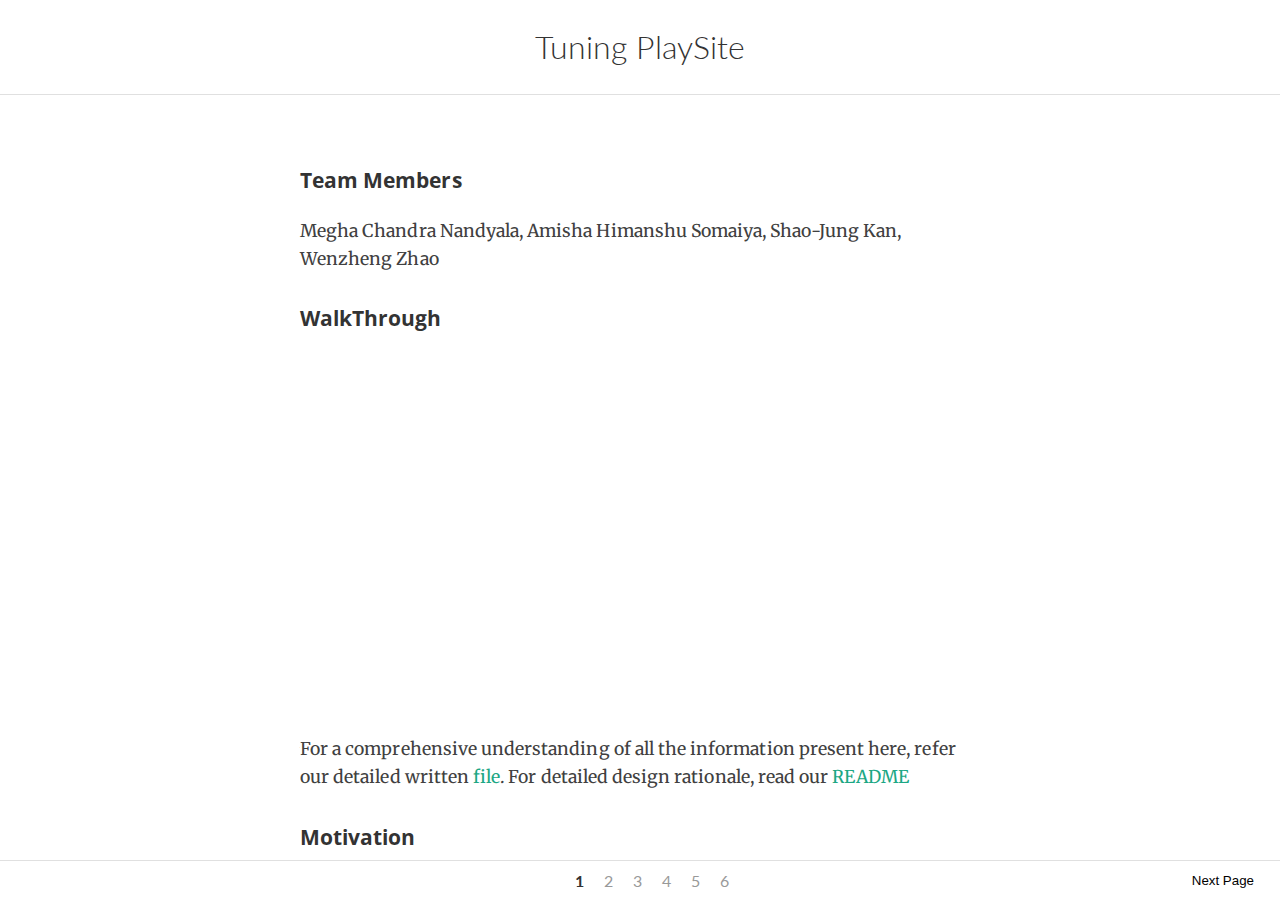
<file: Tuning-PlaySite/index.html>
<!DOCTYPE html>
<html>
<head>
  <title>Tuning Playsite</title>
  <link rel="stylesheet" href="home.css"></link>
  <link href="https://fonts.googleapis.com/css2?family=Lato:wght@300;400&family=Lora&display=swap" rel="stylesheet">
</head>
<body>
    <h1 class="title">Tuning PlaySite</h1>
    <div class="iframe-container">
      <iframe id="myFrame" src="src/page-1/index.html" width="100%" height="100%"></iframe>
      <!-- <button class="overlay-button next-button" id="nextButton"></button>
      <button class="overlay-button back-button" id="backButton"></button> -->
    </div>
    
    <div class="page-indicator">
      <div class="prev-page hidden" id="prevPage"><button>Previous Page</button></div>
      <div class="pagination" id="pagination"></div>
      <div class="next-page" id="nextPage"><button>Next Page</button></div>
    </div>
</body>
<script src="home.js"></script>
</html>
</file>
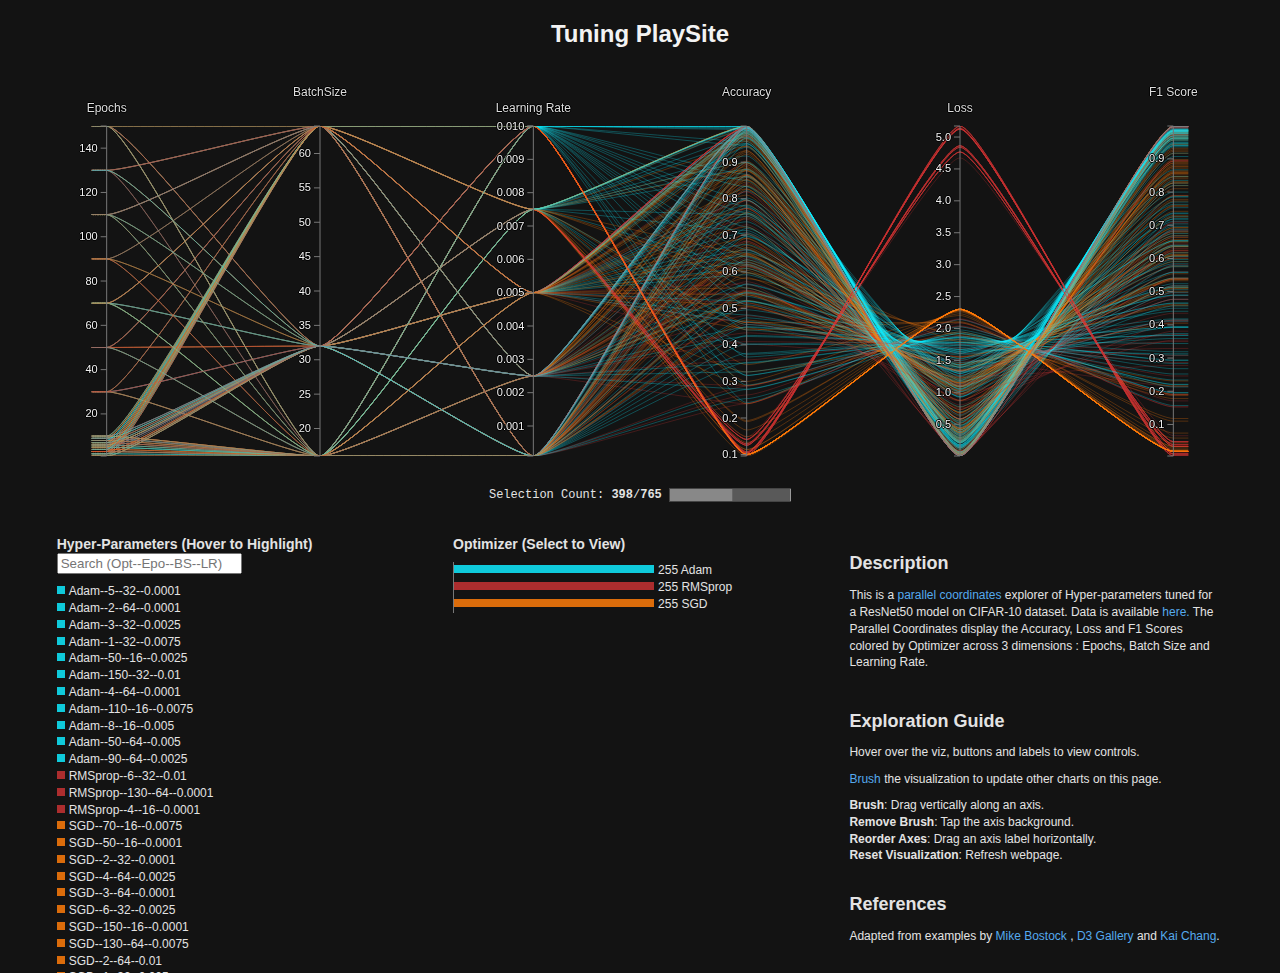
<file: d3.js-interactive-parallel-coordinates-chart/docs/index.html>
<!DOCTYPE html>
<html>
  <head>
    <meta http-equiv="Content-Type" content="text/html;charset=utf-8"/>
    <title>Tuning PlaySite</title>
    <link id="css-link" rel="stylesheet" type="text/css" href="parallel.css" />
  </head>
  <body class="dark">
  <div id="header">
    <h1>Tuning PlaySite</h1>
  </div>
  
  <div id="chart">
    <canvas id="background"></canvas>
    <canvas id="foreground"></canvas>
    <canvas id="highlight"></canvas>
    <svg></svg>
  </div>
  <br/>
  <div class="controls">
      Selection Count:
      <strong id="rendered-count"></strong>/<strong id="selected-count"></strong>
      <div class="fillbar"><div id="selected-bar"><div id="rendered-bar">&nbsp;</div></div></div>
      <div style="clear:both;"></div>
  </div>
  <br/>

  <div id="wrap">
    <div class="third">
      <h3>Hyper-Parameters (Hover to Highlight) <input type="text" id="search" placeholder="Search (Opt--Epo--BS--LR)"></input></h3>
      <p id="sample-list">
      </p>
    </div>
    <div  class="third">
      <h3>Optimizer (Select to View)</h3>
      <p id="legend">
      </p>
    </div>
    <div class="third" id="controls">
      <div class="bright">
        <br/>
        <h2>Description</h3>
        <p>
          This is a <a href="https://www.analyticsvidhya.com/blog/2021/11/visualize-data-using-parallel-coordinates-plot/#:~:text=A%20Parallel%20coordinates%20plot%20is,and%20parallel%20to%20each%20other."> parallel coordinates</a> explorer of Hyper-parameters tuned for a ResNet50 model on CIFAR-10 dataset. Data is available <a href="https://github.com/cse512-23s/Tuning-PlaySite/blob/main/A3_TuningPlay-Site_Data.csv"> here.</a> The Parallel Coordinates display the Accuracy, Loss and F1 Scores colored by Optimizer across 3 dimensions : Epochs, Batch Size and Learning Rate. 
        </p>
      </div>
      <br/>
      <div class="little-box">
        <h2>Exploration Guide</h3>
        <p>
          Hover over the viz, buttons and labels to view controls.<br/>
          <p>
            <a href="http://eagereyes.org/techniques/parallel-coordinates#brushing">Brush</a> the visualization to update other charts on this page.
          </p>
          <strong>Brush</strong>: Drag vertically along an axis.<br/>
          <strong>Remove Brush</strong>: Tap the axis background.<br/>
          <strong>Reorder Axes</strong>: Drag an axis label horizontally.<br/>
          <strong>Reset Visualization</strong>: Refresh webpage.<br/><br/>
        </p>
      </div>
      <div class="little-box">
        <h2>References</h4>
          <p>
          Adapted from examples by <a href="https://gist.github.com/mbostock/1341021">Mike Bostock </a>, <a href="https://d3-graph-gallery.com/parallel.html">D3 Gallery</a> and <a href="https://gist.github.com/syntagmatic/482706e0638c67836d94b20f0cb37122">Kai Chang</a>.
          </p>
        </p>
      </div>
    </div>
  </div>
  </body>
  <script src="d3.v2.js"></script>
  <script src="underscore.js"></script>
  <script src="parallel.js"></script>
  
  <!-- Force CSS reload -->
  <script>
    document.addEventListener("DOMContentLoaded", function () {
      var cssLink = document.getElementById("css-link");
      var timestamp = new Date().getTime();
      cssLink.href = cssLink.href + "?v=" + timestamp;
    });
  </script>
  
</html>
</file>
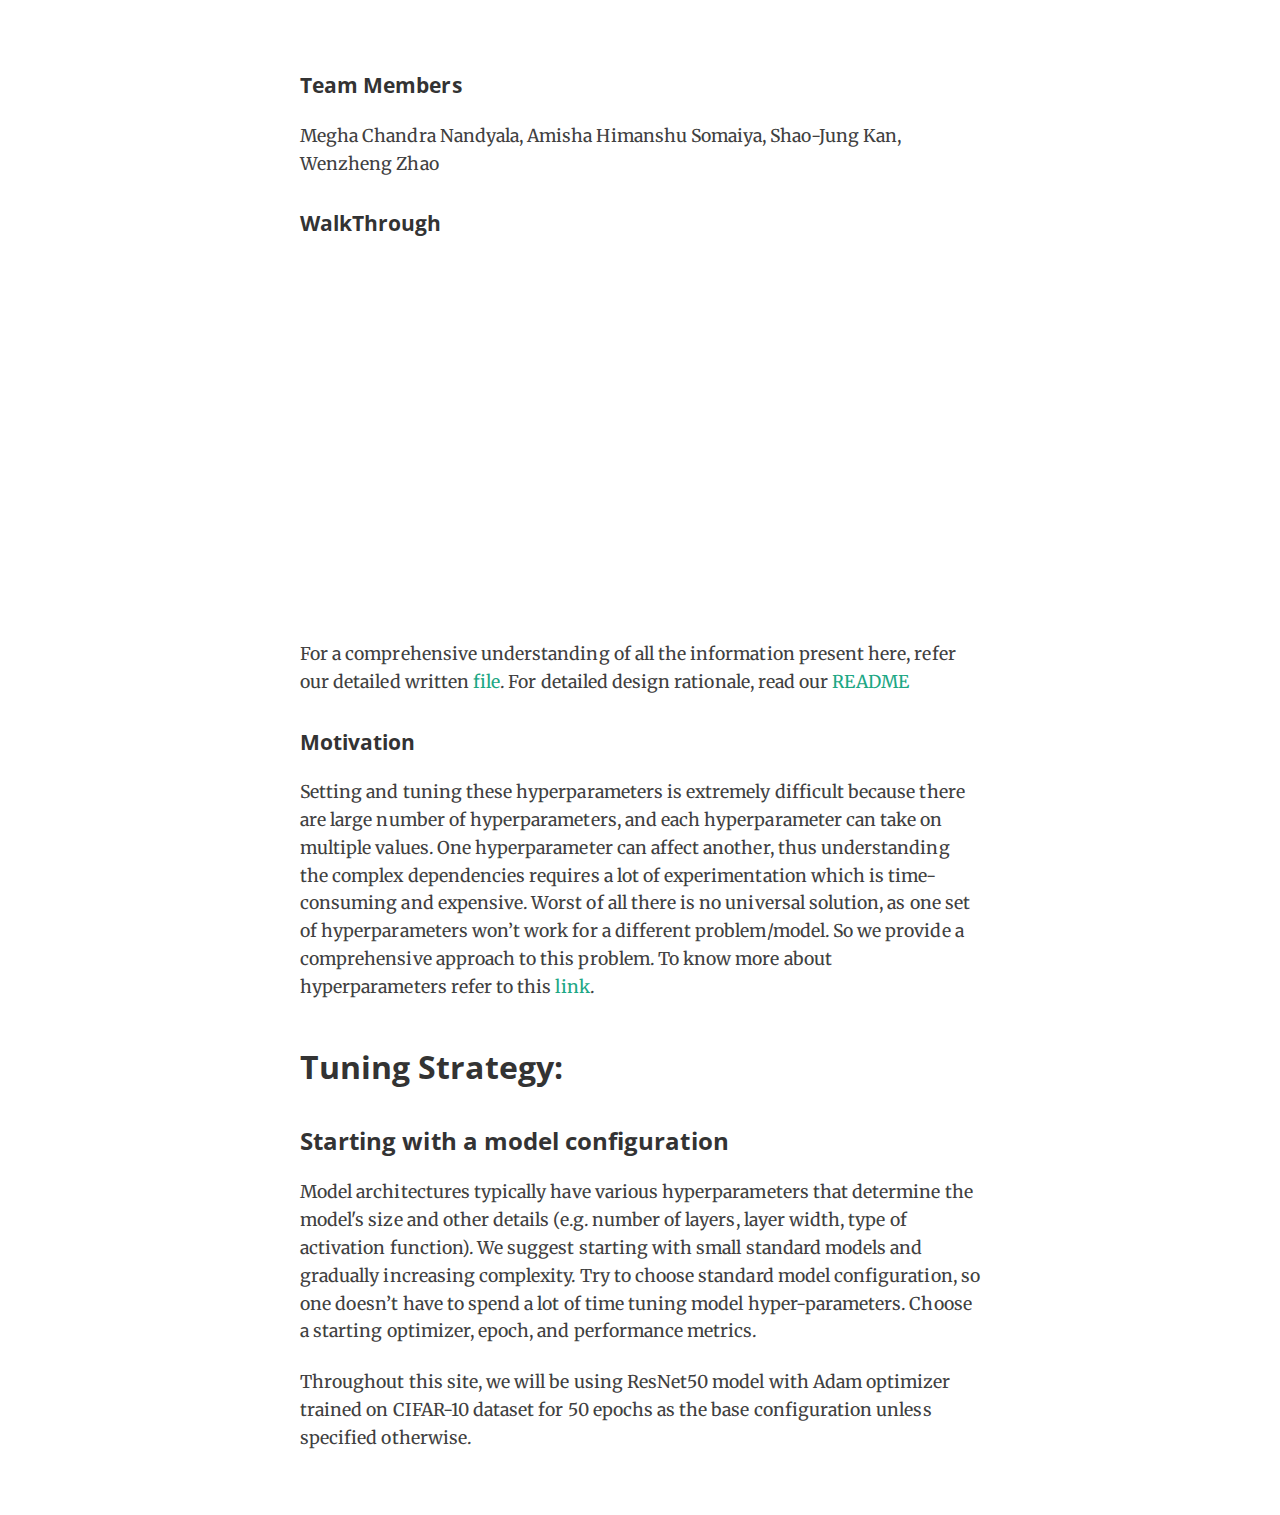
<file: Tuning-PlaySite/src/page-1/index.html>
<!DOCTYPE html>
<html>
<head>
    <link href="https://fonts.googleapis.com/css2?family=Merriweather:wght@400;700&family=Open+Sans:wght@400;700&display=swap" rel="stylesheet">
    <!-- <link rel="stylesheet" href="page-1.css"></link> -->
    <link rel="stylesheet" href="../theme/theme.css"></link>
</head>

<body>
    <div class="main-container">
        <h3>Team Members</h3>
        <p>Megha Chandra Nandyala, Amisha Himanshu Somaiya, Shao-Jung Kan, Wenzheng Zhao</p>
        <h3>WalkThrough</h3>
        <iframe width="600" height="355" src="https://www.youtube.com/embed/YOd1fF9aK_E" title="YouTube video player" frameborder="0" allow="accelerometer; autoplay; clipboard-write; encrypted-media; gyroscope; picture-in-picture; web-share" allowfullscreen></iframe>
        <p>For a comprehensive understanding of all the information present here, refer our detailed written <a href="https://drive.google.com/file/d/1rt8Q5L9MBcVQNRgphM7TwOcMxEtz8f5-/view?usp=sharing" target="_blank">file</a>.
            For detailed design rationale, read our <a href="https://github.com/cse512-23s/Tuning-PlaySite/tree/main" target="_blank">README</a>
        <h3>Motivation</h3>
        <p> Setting and tuning these hyperparameters is extremely difficult because there are large number of hyperparameters, and each hyperparameter can take on multiple values. One hyperparameter can affect another, thus understanding the complex dependencies requires a lot of experimentation which is time-consuming and expensive. Worst of all there is no universal solution, as one set of hyperparameters won’t work for a different problem/model. So we provide a comprehensive approach to this problem. To know more about hyperparameters refer to this <a href="https://www.javatpoint.com/hyperparameters-in-machine-learning">link</a>.</p>
        <h1>Tuning Strategy:</h1>
        <h2>Starting with a model configuration</h2>
        <p>Model architectures typically have various hyperparameters that determine the model's size and other details (e.g. number of layers, layer width, type of activation function). We suggest starting with small standard models and gradually increasing complexity. Try to choose standard model configuration, so one doesn’t have to spend a lot of time tuning model hyper-parameters. Choose a starting optimizer, epoch, and performance metrics.</p>
        <p>Throughout this site, we will be using ResNet50 model with Adam optimizer trained on CIFAR-10 dataset for 50 epochs as the base configuration unless specified otherwise.</p>
    </div>
</body>
</html>
</file>
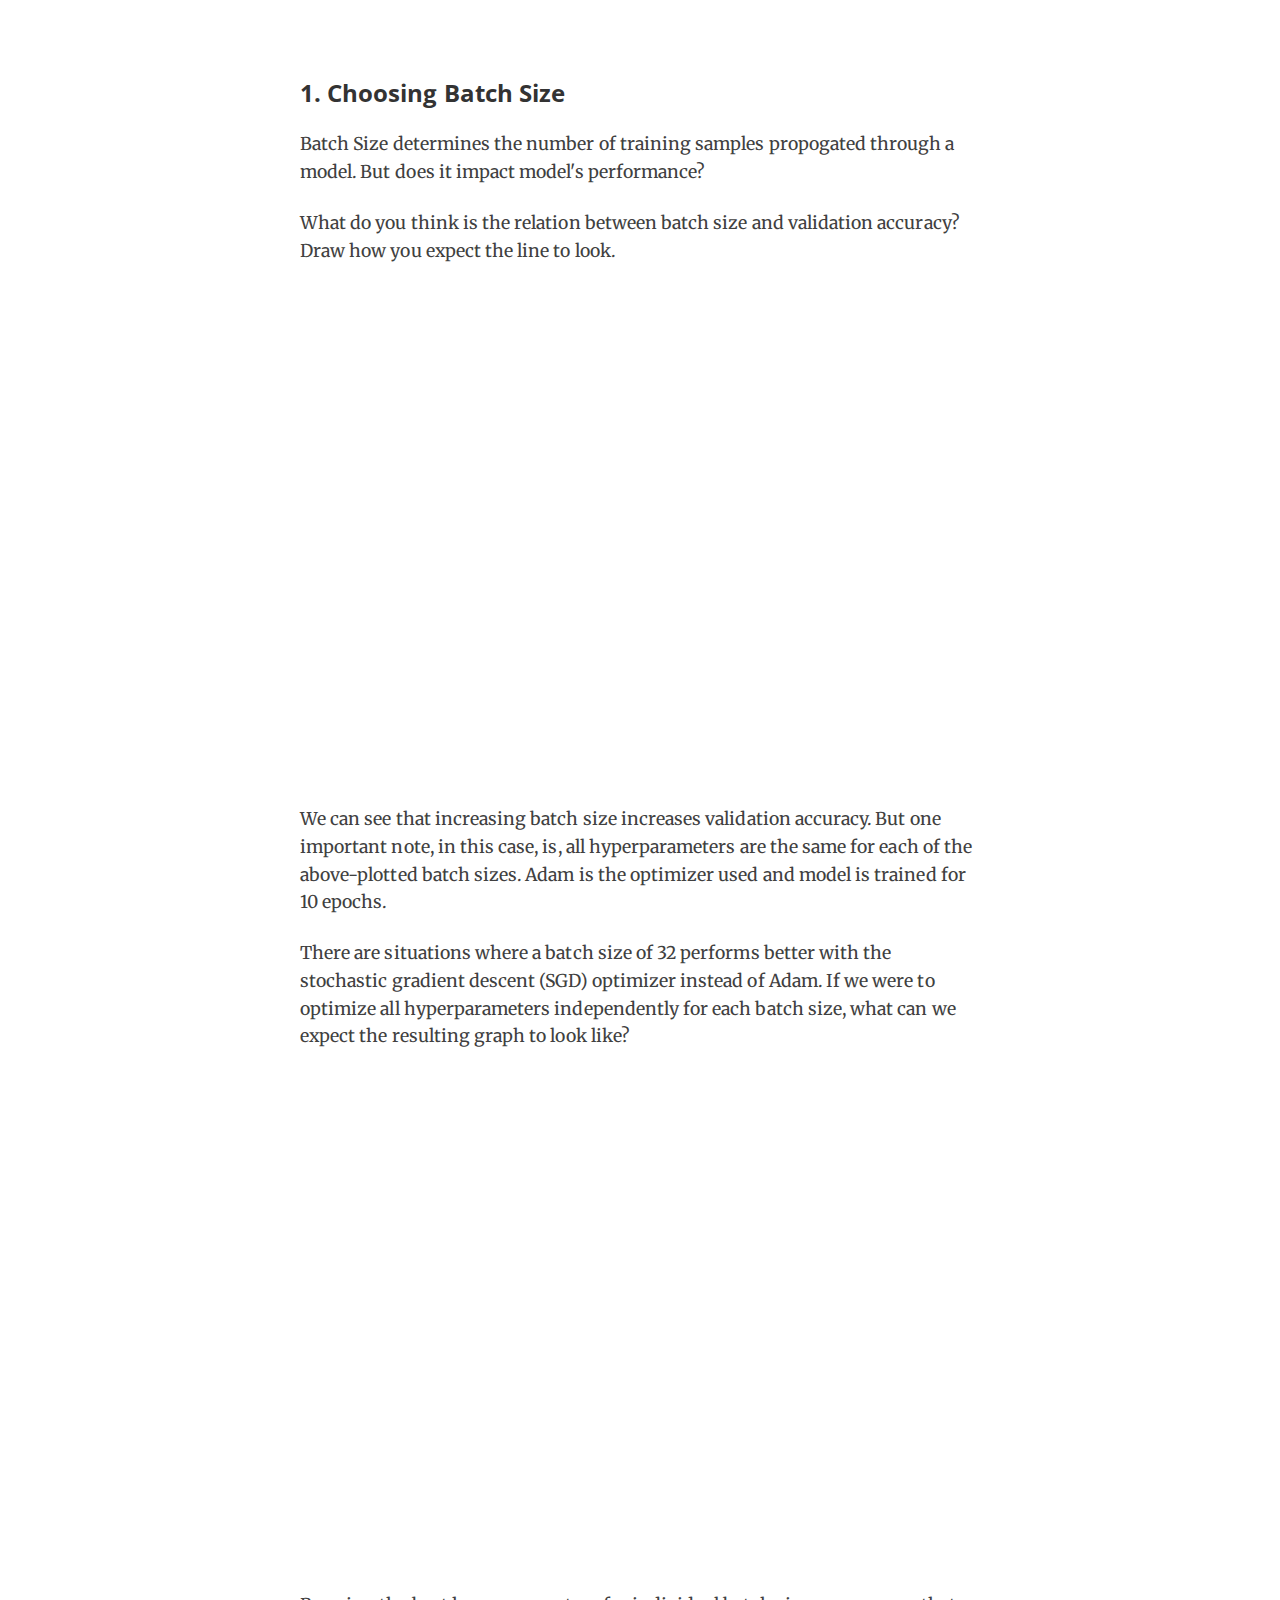
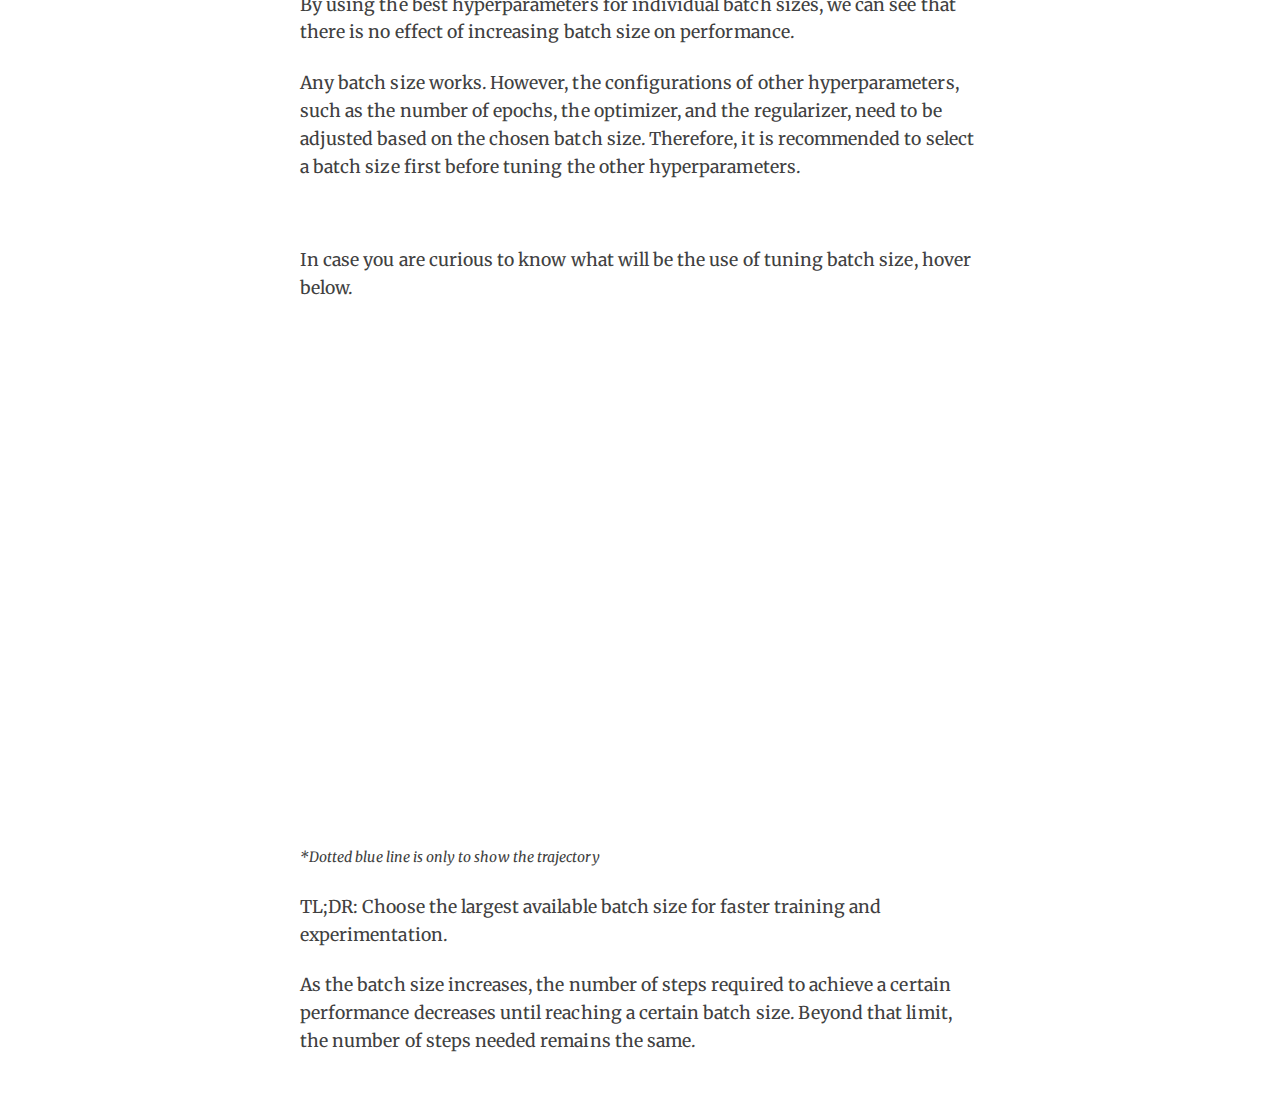
<file: Tuning-PlaySite/src/page-2/index.html>
<!DOCTYPE html>
<html lang="en">
<head>
    <meta charset="UTF-8">
    <link href="https://fonts.googleapis.com/css2?family=Merriweather:wght@400;700&family=Open+Sans:wght@400;700&display=swap" rel="stylesheet">
    <link rel="stylesheet" href="../theme/theme.css"></link>
    <meta name="viewport" content="width=device-width, initial-scale=1.0">
    <title>Tuning PlaySite - BatchSize</title>
    <style>
        /* CSS styling */
        .chart {
            display: block;
            margin: auto;
            height: 500px;
            width: 500px;
        }

        .axis path,
        .axis line {
            fill: none;
            stroke: #000;
            shape-rendering: crispEdges;
        }

        #chart3 {
            height: 500px;
            width: 500px;
            margin: auto;
        }
        
    </style>
</head>
<body>
    <div class="main-container">
        <h2>1. Choosing Batch Size</h2>
        <p>Batch Size determines the number of training samples propogated through a model. But does it impact model's performance? </p>
        <p>What do you think is the relation between batch size and validation accuracy? Draw how you expect the line to look.</p>
        <div id="chart" class="chart"></div>
        <p>We can see that increasing batch size increases validation accuracy. But one important note, in this case, is, all hyperparameters are the same for each of the above-plotted batch sizes. Adam is the optimizer used and model is trained for 10 epochs.</p>
        
        <p>There are situations where a batch size of 32 performs better with the stochastic gradient descent (SGD) optimizer instead of Adam. If we were to optimize all hyperparameters independently for each batch size, what can we expect the resulting graph to look like?</p>

        <!-- Second Chart -->
        <div id="chart2" class="chart"></div>
        <p>By using the best hyperparameters for individual batch sizes, we can see that there is no effect of increasing batch size on performance.</p>
        <p>Any batch size works. However, the configurations of other hyperparameters, such as the number of epochs, the optimizer, and the regularizer, need to be adjusted based on the chosen batch size. Therefore, it is recommended to select a batch size first before tuning the other hyperparameters.</p>
        <br/>
        <p>In case you are curious to know what will be the use of tuning batch size, hover below.</p>

        <!-- Third Chart -->
        <div id="chart3"></div>
        
        
        <script src="https://d3js.org/d3.v7.js"></script>
        <script src="script.js"></script>
        <p><span class="custom-line">*Dotted blue line is only to show the trajectory</span></p>
        <p>TL;DR: Choose the largest available batch size for faster training and experimentation.</p>
        <p>As the batch size increases, the number of steps required to achieve a certain performance decreases until reaching a certain batch size. Beyond that limit, the number of steps needed remains the same.</p>
    </div>

</body>
</html>
</file>
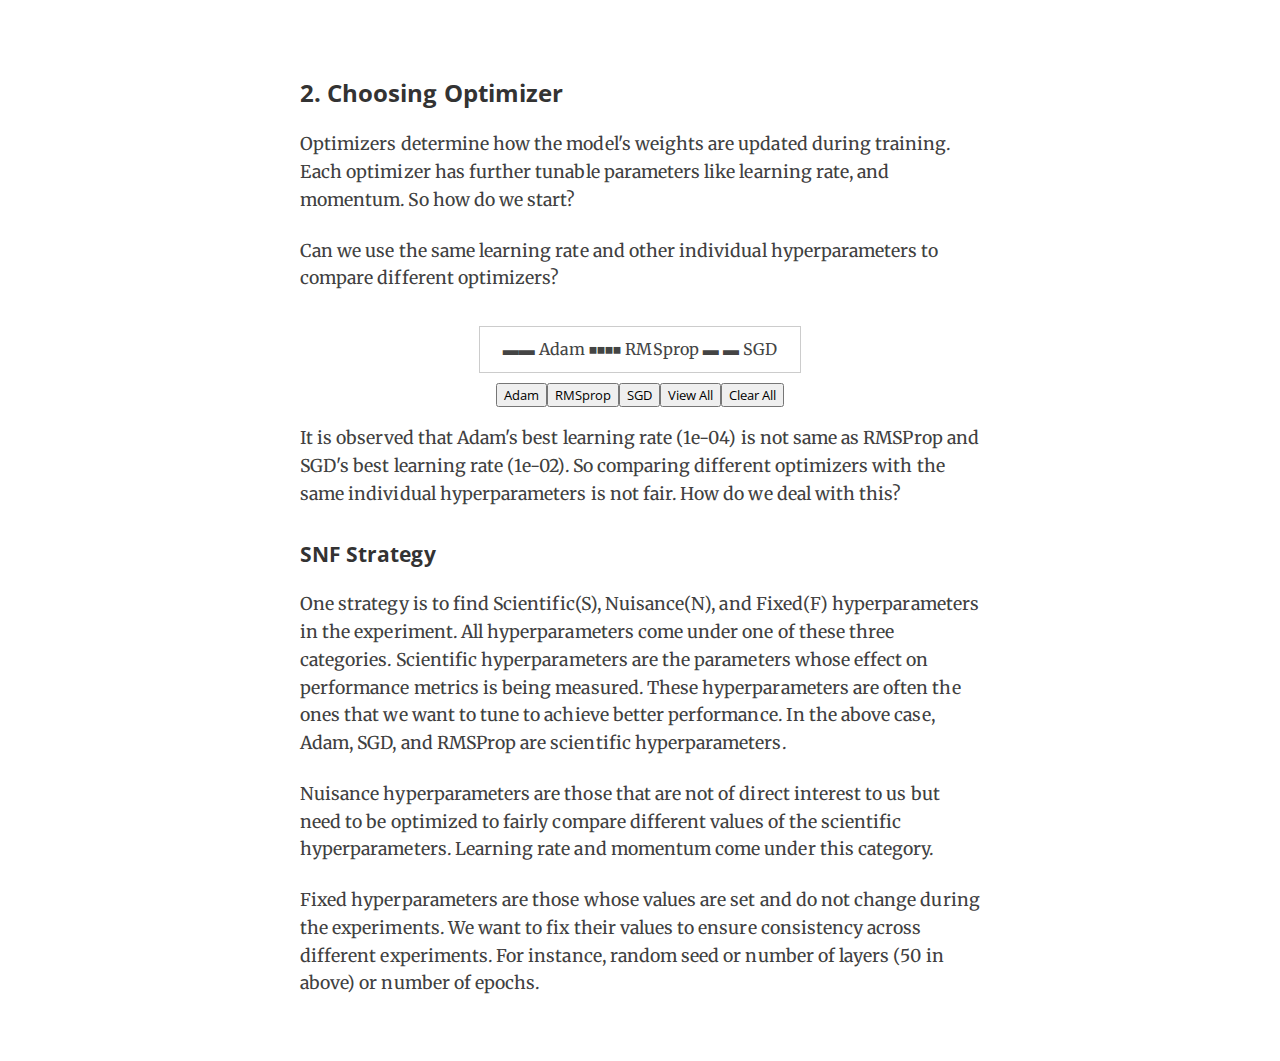
<file: Tuning-PlaySite/src/page-3/index.html>
<!DOCTYPE html>
<head>
  <meta charset="utf-8">
  <title>Tuning PlaySite-Optimizer</title>
  <link rel="stylesheet" href="animate.css">
  <!-- <link href='http://fonts.googleapis.com/css?family=Open+Sans' rel='stylesheet' type='text/css'> -->
  <link href="https://fonts.googleapis.com/css2?family=Merriweather:wght@400;700&family=Open+Sans:wght@400;700&display=swap" rel="stylesheet">
  <link rel="stylesheet" href="styles.css">
  <link rel="stylesheet" href="../theme/theme.css">
</head>
<body>
    <div class="main-container">
        <h2>2. Choosing Optimizer</h2>
        <p>Optimizers determine how the model's weights are updated during training. Each optimizer has further tunable parameters like learning rate, and momentum. So how do we start?</p>
        <p>Can we use the same learning rate and other individual hyperparameters to compare different optimizers?</p>
        
        <div class="box-container">
            <div class="box" id="box">
                <span>&#x25ac&#x25ac Adam</span>
                <span>&#x25aa&#x25aa&#x25aa&#x25aa RMSprop</span>
                <span>&#x25ac &#x25ac SGD</span>
            </div>
        </div>
        <div class="area-row-container">
            <div class="area-row">
                
                <div id="area1"></div>
            </div>
        </div>
        <div id="buttons-section">
        <button id="viewAdam" class="button">Adam</button>
        <button id="viewRMSprop" class="button">RMSprop</button>
        <button id="viewSGD" class="button">SGD</button>
        <button id="viewAll" class="button no-shade">View All</button>
        <button id="clear" class="button no-shade">Clear All</button>
        </div>

        <p>It is observed that Adam's best learning rate (1e-04) is not same as RMSProp and SGD's best learning rate (1e-02). So comparing different optimizers with the same individual hyperparameters is not fair. How do we deal with this?</p>
        <h3>SNF Strategy</h3>
        <p>One strategy is to find Scientific(S), Nuisance(N), and Fixed(F) hyperparameters in the experiment. All hyperparameters come under one of these three categories. Scientific hyperparameters are the parameters whose effect on performance metrics is being measured. These hyperparameters are often the ones that we want to tune to achieve better performance. In the above case, Adam, SGD, and RMSProp are scientific hyperparameters.</p>
        <p>Nuisance hyperparameters are those that are not of direct interest to us but need to be optimized to fairly compare different values of the scientific hyperparameters. Learning rate and momentum come under this category. </p>
        <p>Fixed hyperparameters are those whose values are set and do not change during the experiments. We want to fix their values to ensure consistency across different experiments. For instance, random seed or number of layers (50 in above) or number of epochs.</p>


        <div id="tooltip" class="hidden">
            <p><strong>Description</strong></p>
            <p><span id="value">description</span></p>
        </div>
    </div>
    <script src="https://d3js.org/d3.v4.min.js"></script>
    <script src="script.js"></script>
</body>
</html>
</file>
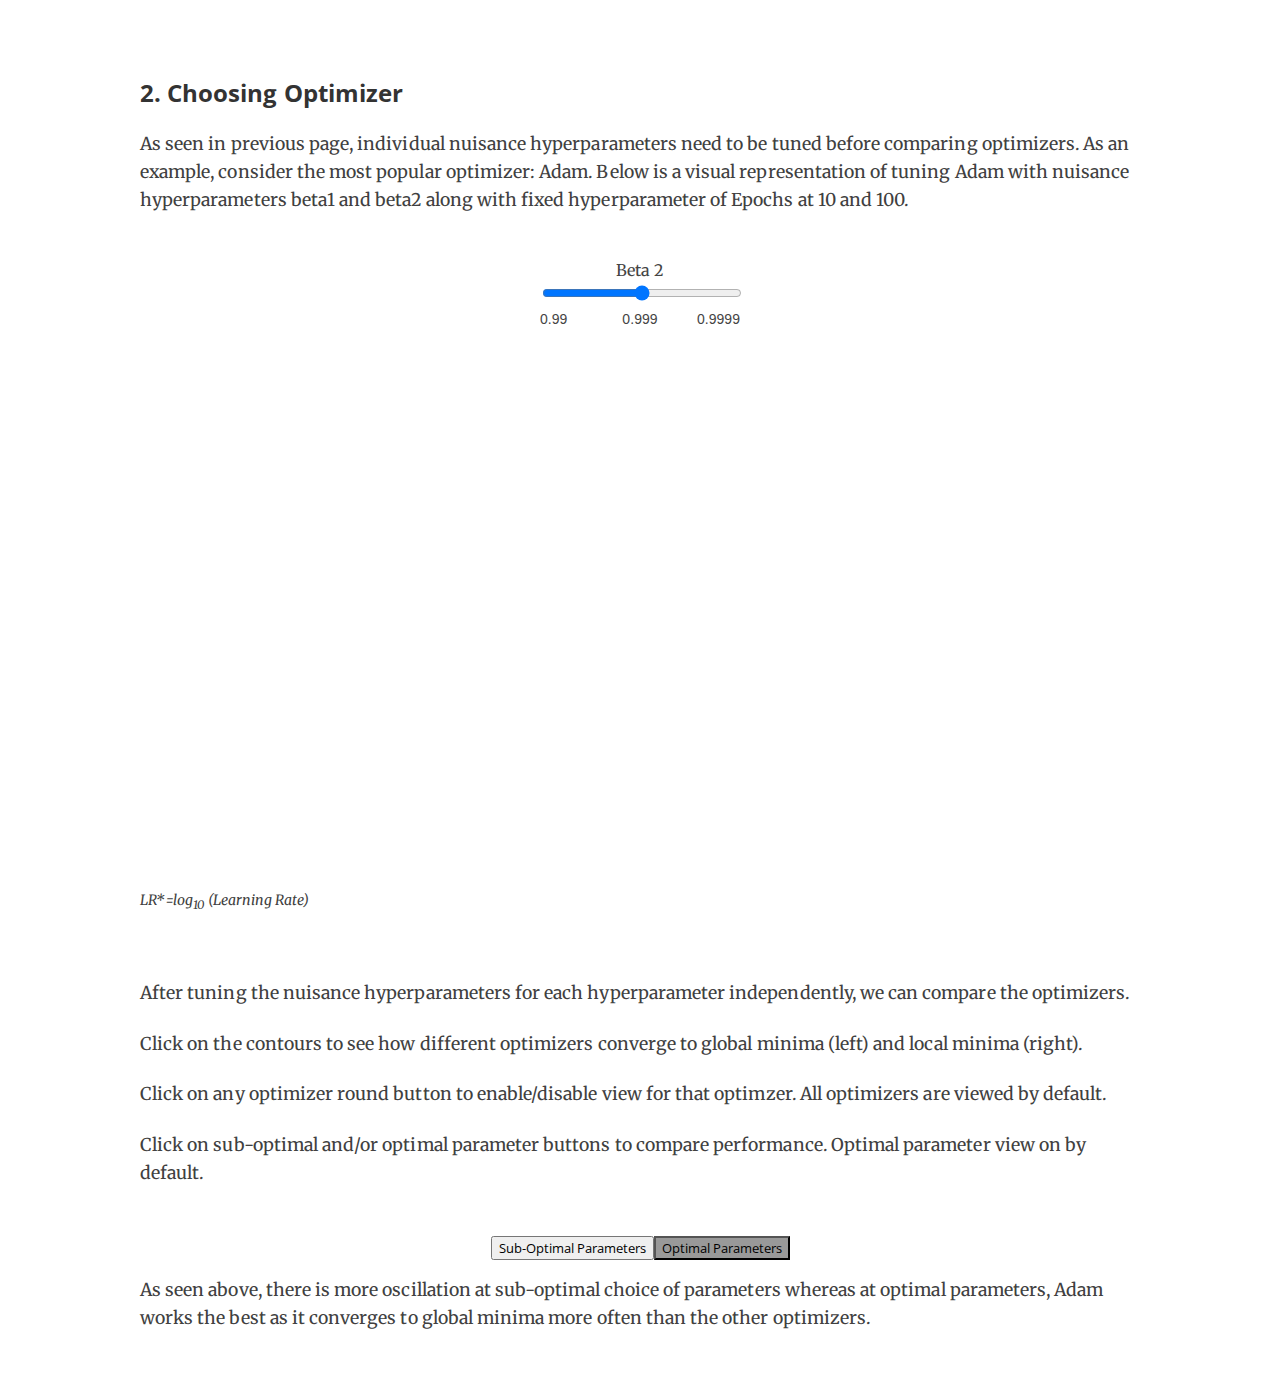
<file: Tuning-PlaySite/src/page-4/index.html>
<!DOCTYPE html>
<html>
<head>
  <title>Tuning PlaySite.js</title>
  <link href="https://fonts.googleapis.com/css2?family=Merriweather:wght@400;700&family=Open+Sans:wght@400;700&display=swap" rel="stylesheet">
  <script src="https://d3js.org/d3.v4.min.js"></script>
  <link rel="stylesheet" href="styles-3.css">
  <link rel="stylesheet" href="styles-4-plots.css">
  <link rel="stylesheet" href="../theme/theme.css">
</head>
<body>
  <div class="main-container-lg">
    <h2>2. Choosing Optimizer</h2>
    <p>As seen in previous page, individual nuisance hyperparameters need to be tuned before comparing optimizers. As an example, consider the most popular optimizer: Adam. Below is a visual representation of tuning Adam with nuisance hyperparameters beta1 and beta2 along with fixed hyperparameter of Epochs at 10 and 100.</p>

    <div class="slider-container">
      <div class="slider">
        <div class="beta2-text">Beta 2</div>
        <input type="range" min="0" max="2" value="1" step="1" id="mySlider">
        <div class="slider-labels">
          <span class="label-left">0.99</span>
          <span class="label-middle">0.999</span>
          <span class="label-right">0.9999</span>
        </div>
      </div>
    </div>
    
    <div id="section-4-plots">
      <div class="row-4-plots">
        <svg id="svga" width="350" height="250"></svg>
        <svg id="svgccc" width="350" height="250"></svg>
        
      </div>
      <div class="row-4-plots">
        <svg id="svgb" width="350" height="250"></svg>
        <svg id="svgd" width="350" height="250"></svg>
      </div>
    </div><p><span class="custom-line">LR*=log<sub>10</sub> (Learning Rate)</span></p>
    <br>
    <p>After tuning the nuisance hyperparameters for each hyperparameter independently, we can compare the optimizers.</p>
    <p>Click on the contours to see how different optimizers converge to global minima (left) and local minima (right).</p>
    <p>Click on any optimizer round button to enable/disable view for that optimzer. All optimizers are viewed by default. </p>
    <p>Click on sub-optimal and/or optimal parameter buttons to compare performance. Optimal parameter view on by default. </p>
    
    <div id="plot3"></div>
    <br>
    <div id="buttons-section">
      <button id="learningRate1" class="button">Sub-Optimal Parameters</button>
      <button id="learningRate2" class="button active">Optimal Parameters</button>
    
    </div>
    
    <p>As seen above, there is more oscillation at sub-optimal choice of parameters whereas at optimal parameters, Adam works the best as it converges to global minima more often than the other optimizers.</p>
  </div>
  
  <script src="https://d3js.org/d3-contour.v1.min.js"></script>
  <script src="https://d3js.org/d3-scale-chromatic.v1.min.js"></script>  
  <script src="script-4-plots.js"></script>
  <script src="script-3.js"></script>


 
</body>
</html>
</file>
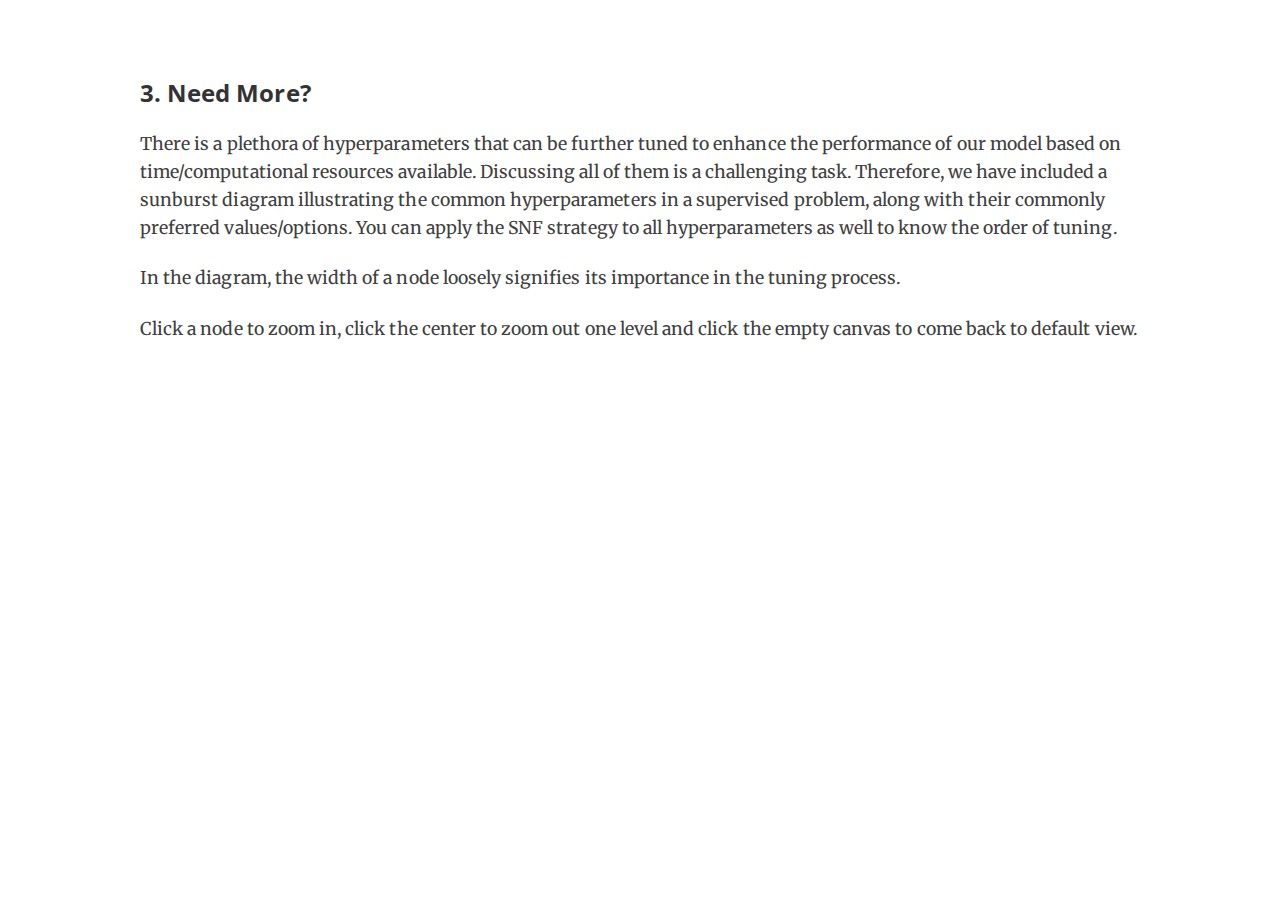
<file: Tuning-PlaySite/src/page-5/index.html>
<head>
    <link href="https://fonts.googleapis.com/css2?family=Merriweather:wght@400;700&family=Open+Sans:wght@400;700&display=swap" rel="stylesheet">
    <style>
      .slice {
          cursor: pointer;
      }

      .slice .main-arc {
          stroke: #fff;
          stroke-width: 1px;
      }

      .slice .hidden-arc {
          fill: none;
      }

      .slice text {
          pointer-events: none;
          dominant-baseline: middle;
          text-anchor: middle;
      }

      body {
            font-family: 'Merriweather', serif;
            color: #444;
            padding: 2em 8em;
            line-height: 1.58;
            letter-spacing: 0.003em;
        }
        h1, h2, h3 {
            font-family: 'Open Sans', sans-serif;
            margin-top: 1.4em;
            color: #333;
        }
        h1 {
            font-size: 2em;
            line-height: 1.3;
            margin-bottom: 0.3em;
        }
        h2 {
            font-size: 1.5em;
        }
        h3 {
            font-size: 1.3em;
        }
        p {
            margin-bottom: 1.3em;
            color: #404040;
            font-size: 1.1em;
        }
        a {
            color: #1ca784;
            text-decoration: none;
        }
        a:hover {
            text-decoration: underline;
        }
        ol {
            margin-left: 1em;
        }
        ol li {
            margin-bottom: 0.5em;
        }
        .highlight {
            color: #007BFF;
        }
  </style>
  <link rel="stylesheet" href="../theme/theme.css">
</head>

<body>
    <div class="main-container-lg">

    <h2>3. Need More?</h2>

    <p>There is a plethora of hyperparameters that can be further tuned to enhance the performance of our model based on time/computational resources available. 
        Discussing all of them is a challenging task. Therefore, we have included a sunburst diagram illustrating the common hyperparameters in a supervised problem, along with their commonly preferred values/options.  
        You can apply the SNF strategy to all hyperparameters as well to know the order of tuning.</p>
        
    <p>In the diagram, the width of a node loosely signifies its importance in the tuning process.</p>
    <p>Click a node to zoom in, click the center to zoom out one level and click the empty canvas to come back to default view. </p>
    <div id="plot-1"></div>

    <script src='https://d3js.org/d3.v4.min.js'></script>
    <script>
    //   const width = window.innerWidth,
    //       height = window.innerHeight,
    //       maxRadius = (Math.min(width, height) / 2) - 5;
    const size = Math.min(window.innerWidth, window.innerHeight),
      maxRadius = size / 2.5 - 5;


      const formatNumber = d3.format(',d');

      const x = d3.scaleLinear()
          .range([0, 2 * Math.PI])
          .clamp(true);

      const y = d3.scaleSqrt()
          .range([maxRadius*.1, maxRadius]);

      const color = d3.scaleOrdinal(["#8dd3c7","#ffffb3","#bebada","#fb8072","#80b1d3","#fdb462","#b3de69","#fccde5","#d9d9d9","#bc80bd","#ccebc5","#ffed6f"]);

      const partition = d3.partition();

      const arc = d3.arc()
          .startAngle(d => x(d.x0))
          .endAngle(d => x(d.x1))
          .innerRadius(d => Math.max(0, y(d.y0)))
          .outerRadius(d => Math.max(0, y(d.y1)));

      const middleArcLine = d => {
          const halfPi = Math.PI/2;
          const angles = [x(d.x0) - halfPi, x(d.x1) - halfPi];
          const r = Math.max(0, (y(d.y0) + y(d.y1)) / 2);

          const middleAngle = (angles[1] + angles[0]) / 2;
          const invertDirection = middleAngle > 0 && middleAngle < Math.PI; // On lower quadrants write text ccw
          if (invertDirection) { angles.reverse(); }

          const path = d3.path();
          path.arc(0, 0, r, angles[0], angles[1], invertDirection);
          return path.toString();
      };

      const textFits = d => {
          const CHAR_SPACE = 6;

          const deltaAngle = x(d.x1) - x(d.x0);
          const r = Math.max(0, (y(d.y0) + y(d.y1)) / 2);
          const perimeter = r * deltaAngle;

          return d.data.name.length * CHAR_SPACE < perimeter;
      };

      const svg = d3.select('#plot-1').append('svg')
        //   .style('width', '100vw')
        //   .style('height', '100vh')
        //   .attr('viewBox', `${-width / 2} ${-height / 2} ${width} ${height}`)
        .attr('viewBox', `${-size / 2} ${-size / 2.5} ${size} ${size}`)

          .on('click', () => focusOn()); // Reset zoom on canvas click

      d3.json('data.json', (error, root) => {
          if (error) throw error;

          root = d3.hierarchy(root);
          root.sum(d => d.size);

          const slice = svg.selectAll('g.slice')
              .data(partition(root).descendants());

          slice.exit().remove();

          const newSlice = slice.enter()
              .append('g').attr('class', 'slice')
              .on('click', d => {
                  d3.event.stopPropagation();
                  focusOn(d);
              });

          newSlice.append('title')//tooltip
              .text(d => d.data.tooltip);

          newSlice.append('path')
              .attr('class', 'main-arc')
              .style('fill', d => color((d.children ? d : d.parent).data.name))
              .attr('d', arc);

          newSlice.append('path')
              .attr('class', 'hidden-arc')
              .attr('id', (_, i) => `hiddenArc${i}`)
              .attr('d', middleArcLine);

          const text = newSlice.append('text')
              .attr('display', d => textFits(d) ? null : 'none')
              .style("font-size", "10px");

          text.append('textPath')
              .attr('startOffset','50%')
              .attr('xlink:href', (_, i) => `#hiddenArc${i}` )
              .text(d => d.data.name);
      });

      function focusOn(d = { x0: 0, x1: 1, y0: 0, y1: 1 }) {
          // Reset to top-level if no data point specified

          const transition = svg.transition()
              .duration(750)
              .tween('scale', () => {
                  const xd = d3.interpolate(x.domain(), [d.x0, d.x1]),
                      yd = d3.interpolate(y.domain(), [d.y0, 1]);
                  return t => { x.domain(xd(t)); y.domain(yd(t)); };
              });

          transition.selectAll('path.main-arc')
              .attrTween('d', d => () => arc(d));

          transition.selectAll('path.hidden-arc')
              .attrTween('d', d => () => middleArcLine(d));

          transition.selectAll('text')
              .attrTween('display', d => () => textFits(d) ? null : 'none');

          moveStackToFront(d);

          //

          function moveStackToFront(elD) {
              svg.selectAll('.slice').filter(d => d === elD)
                  .each(function(d) {
                      this.parentNode.appendChild(this);
                      if (d.parent) { moveStackToFront(d.parent); }
                  })
          }
      }
  </script>
</body>
</file>
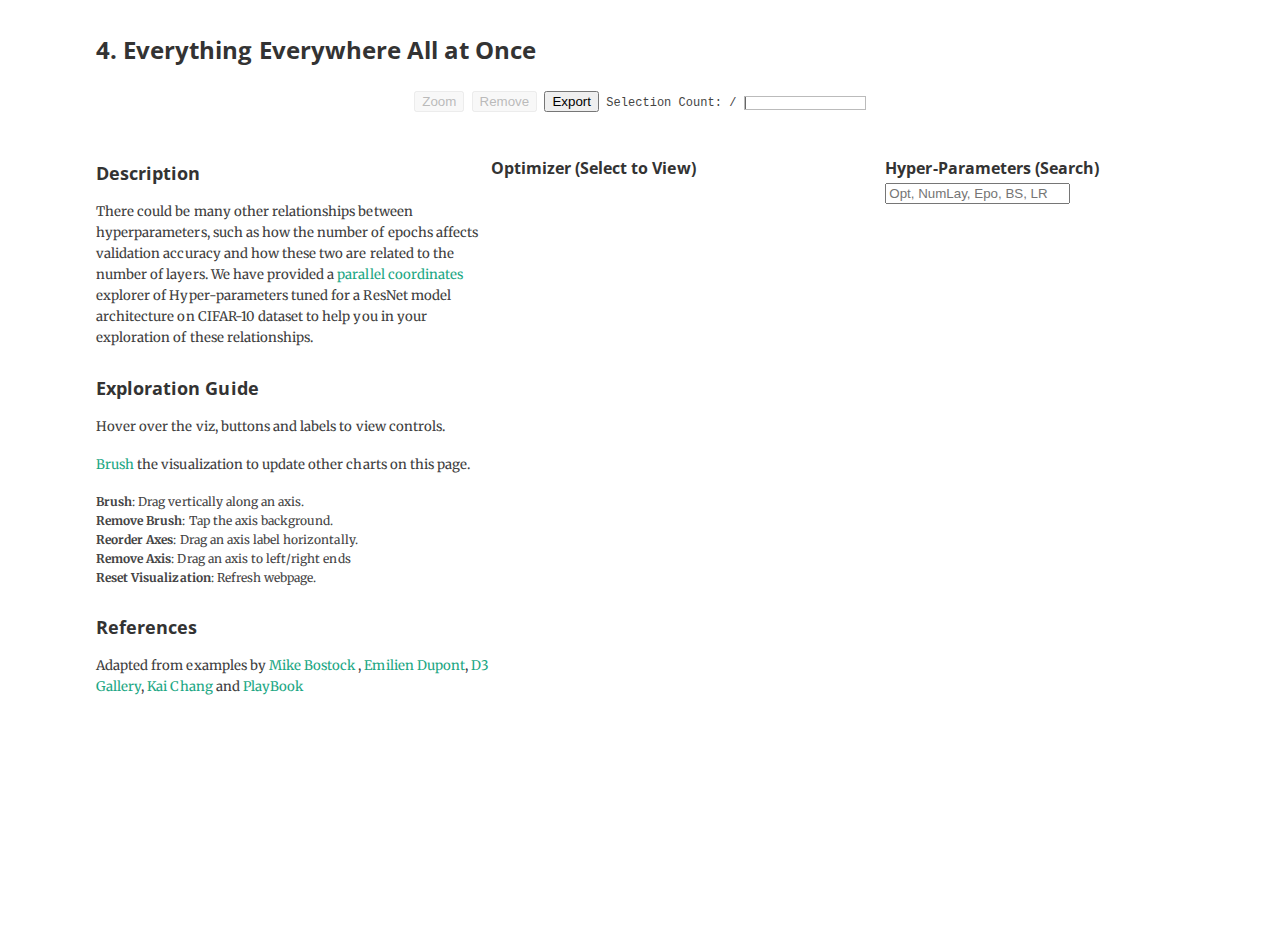
<file: Tuning-PlaySite/src/page-6/index.html>
<!DOCTYPE html>
<html>
  <head>
    <link href="https://fonts.googleapis.com/css2?family=Merriweather:wght@400;700&family=Open+Sans:wght@400;700&display=swap" rel="stylesheet">
    <meta http-equiv="Content-Type" content="text/html;charset=utf-8"/>
    <title>Tuning PlaySite</title>
    <link id="css-link" rel="stylesheet" type="text/css" href="parallel.css" />
  </head>
  <body class="">
  <body>
  <h1>4. Everything Everywhere All at Once</h1>
      
  <div id="chart">
    <canvas id="background"></canvas>
    <canvas id="foreground"></canvas>
    <canvas id="highlight"></canvas>
    <svg></svg>
  </div>
  <br/>
  <div class="controls">
    <button title="Zoom in on selected data" id="keep-data" disabled="disabled">Zoom</button>
    <button title="Remove selected data" id="exclude-data" disabled="disabled">Remove</button>
    <button title="Export selected data as CSV" id="export-data">Export</button>
    Selection Count:
    <strong id="rendered-count"></strong>/<strong id="selected-count"></strong>
    <div class="fillbar"><div id="selected-bar"><div id="rendered-bar">&nbsp;</div></div></div>
    <div style="clear:both;"></div>
  </div>
  <br/>

  <div id="wrap">
    <div class="third">
      <div class="bright">
        <h2>Description</h2>
        <p>
          There could be many other relationships between hyperparameters, such as how the number of epochs affects validation accuracy and how these two are related to the number of layers. 
          We have provided a <a href="https://www.analyticsvidhya.com/blog/2021/11/visualize-data-using-parallel-coordinates-plot/#:~:text=A%20Parallel%20coordinates%20plot%20is,and%20parallel%20to%20each%20other." target="_blank"> parallel coordinates</a> explorer of Hyper-parameters tuned for a ResNet model architecture on CIFAR-10 dataset to help you in your exploration of these relationships.
        </p>
      </div>
      <div class="little-box">
        <h2>Exploration Guide</h3>
        <p>
          Hover over the viz, buttons and labels to view controls.<br/>
          <p>
            <a href="https://eagereyes.org/techniques/parallel-coordinates#brushing" target="_blank">Brush</a> the visualization to update other charts on this page.
          </p>
          <strong>Brush</strong>: Drag vertically along an axis.<br/>
          <strong>Remove Brush</strong>: Tap the axis background.<br/>
          <strong>Reorder Axes</strong>: Drag an axis label horizontally.<br/>
          <strong>Remove Axis</strong>: Drag an axis to left/right ends<br/>
          <strong>Reset Visualization</strong>: Refresh webpage.<br/>

        </p>
      </div>
      <div class="little-box">
        <h2>References</h4>
          <p>
          Adapted from examples by <a href="https://gist.github.com/mbostock/1341021" target="_blank">Mike Bostock </a>, <a href ="https://gist.github.com/EmilienDupont/aaf429be5705b219aaaf8d691e27ca87" target="_blank">Emilien Dupont</a>, <a href="https://d3-graph-gallery.com/parallel.html" target="_blank">D3 Gallery</a>, <a href="https://gist.github.com/syntagmatic/482706e0638c67836d94b20f0cb37122" target="_blank">Kai Chang</a> and <a href="https://github.com/google-research/tuning_playbook" target="_blank">PlayBook</a>
          </p>
        </p>
      </div>
    </div>    
    <div  class="third">
      <h3>Optimizer (Select to View)</h3>
      <p id="legend">
      </p>
    </div>
    <div class="third">
      <h3>Hyper-Parameters (Search) <input type="text" id="search" placeholder="Opt, NumLay, Epo, BS, LR"></input></h3>
      <p id="sample-list">
      </p>
    </div>

  </div>
  </body>
  <script src="https://d3js.org/d3.v2.js"></script>
  <script src="https://underscorejs.org/underscore.js"></script>
  <script src="script.js"></script>
  
  <!-- Force CSS reload -->
  <script>
    document.addEventListener("DOMContentLoaded", function () {
      var cssLink = document.getElementById("css-link");
      var timestamp = new Date().getTime();
      cssLink.href = cssLink.href + "?v=" + timestamp;
    });
  </script>
  
</html>
</file>
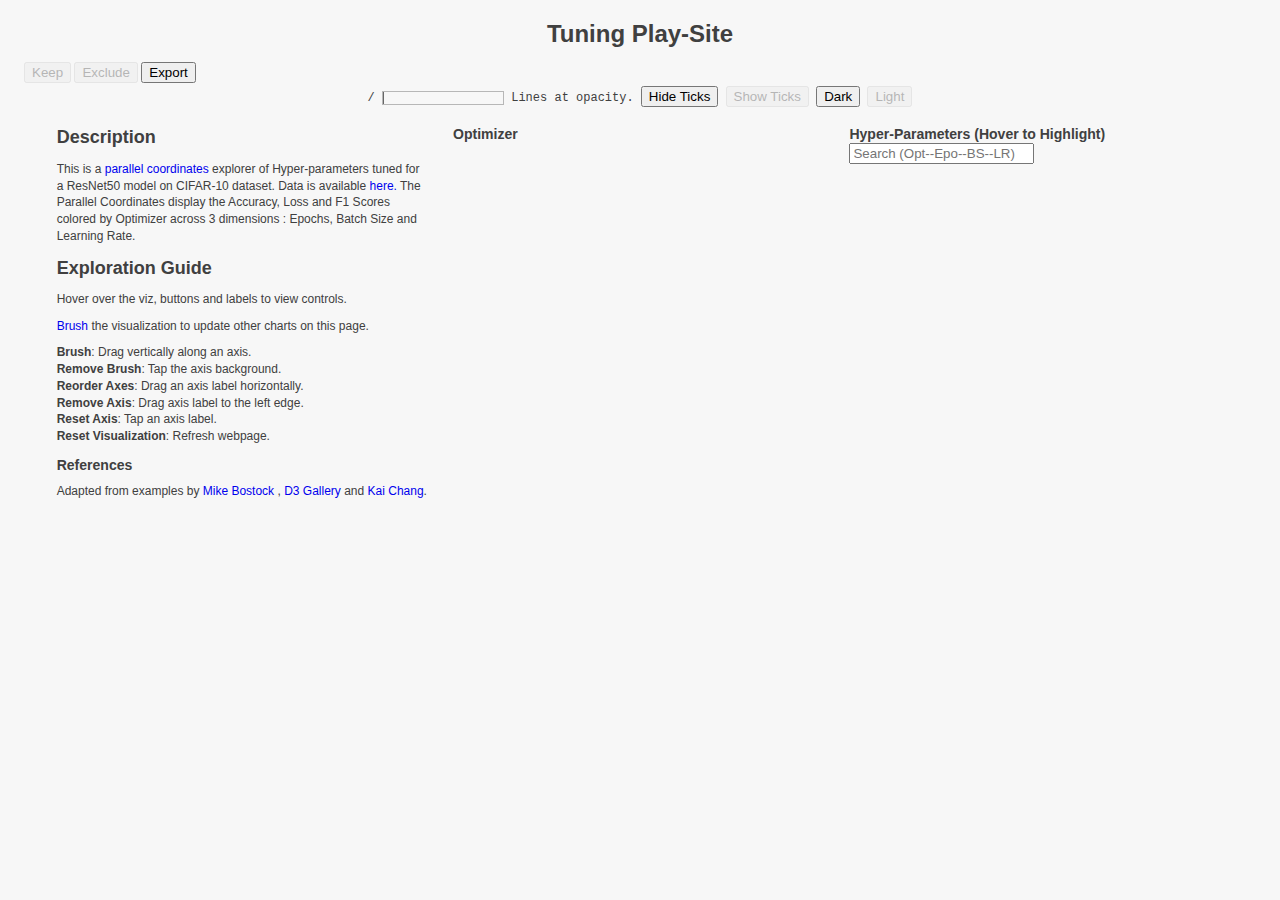
<file: d3.js-interactive-parallel-coordinates-chart/new page5/page5.html>
<!DOCTYPE html>
<html>
  <head>
    <meta http-equiv="Content-Type" content="text/html;charset=utf-8"/>
    <title>Tuning Play-Site</title>
    <link rel="stylesheet" type="text/css" href="parallel.css" />
  </head>
  <body>
  <div id="header">
    <h1>Tuning Play-Site</h1>
    <button title="Zoom in on selected data" id="keep-data" disabled="disabled">Keep</button>
    <button title="Remove selected data" id="exclude-data" disabled="disabled">Exclude</button>
    <button title="Export data as CSV" id="export-data">Export</button>
    <div class="controls">
      <strong id="rendered-count"></strong>/<strong id="selected-count"></strong><!--<strong id="data-count"></strong>-->
      <div class="fillbar"><div id="selected-bar"><div id="rendered-bar">&nbsp;</div></div></div>
      Lines at <strong id="opacity"></strong> opacity.
      <span class="settings">
        <button id="hide-ticks">Hide Ticks</button>
        <button id="show-ticks" disabled="disabled">Show Ticks</button>
        <button id="dark-theme">Dark</button>
        <button id="light-theme" disabled="disabled">Light</button>
      </span>
    </div>
    <div style="clear:both;"></div>
  </div>
  <div id="chart">
    <canvas id="background"></canvas>
    <canvas id="foreground"></canvas>
    <canvas id="highlight"></canvas>
    <svg></svg>
  </div>
  <div id="wrap">
    <div class="third" id="controls">
      <div class="bright">
        <h2>Description</h3>
        <p>
            This is a <a href="https://www.analyticsvidhya.com/blog/2021/11/visualize-data-using-parallel-coordinates-plot/#:~:text=A%20Parallel%20coordinates%20plot%20is,and%20parallel%20to%20each%20other."> parallel coordinates</a> explorer of Hyper-parameters tuned for a ResNet50 model on CIFAR-10 dataset. Data is available <a href="https://github.com/cse512-23s/Tuning-PlaySite/blob/main/A3_TuningPlay-Site_Data.csv"> here.</a> The Parallel Coordinates display the Accuracy, Loss and F1 Scores colored by Optimizer across 3 dimensions : Epochs, Batch Size and Learning Rate. 
        </p>
        
      </div>
      <div class="little-box">
        <h2>Exploration Guide</h3>
        <p>
            Hover over the viz, buttons and labels to view controls.<br/>
            <p>
                <a href="http://eagereyes.org/techniques/parallel-coordinates#brushing">Brush</a> the visualization to update other charts on this page.
            </p>
        <p>
          <strong>Brush</strong>: Drag vertically along an axis.<br/>
          <strong>Remove Brush</strong>: Tap the axis background.<br/>
          <strong>Reorder Axes</strong>: Drag an axis label horizontally.<br/>
          <strong>Remove Axis</strong>: Drag axis label to the left edge.<br/>
          <strong>Reset Axis</strong>: Tap an axis label.<br/>
          <strong>Reset Visualization</strong>: Refresh webpage.<br/>
        </p>
      </div>
      <div class="little-box">
        <h3>References</h3>
          <p>
            Adapted from examples by <a href="https://gist.github.com/mbostock/1341021">Mike Bostock </a>, <a href="https://d3-graph-gallery.com/parallel.html">D3 Gallery</a> and <a href="https://gist.github.com/syntagmatic/482706e0638c67836d94b20f0cb37122">Kai Chang</a>.
          </p>
        </p>
      </div>
    </div>
    <div  class="third">
      <small>
        <!--Last rendered <strong id="render-speed"></strong> lines-->
      </small>
      <h3>Optimizer</h3>
      <p id="legend">
      </p>
    </div>
    <div class="third">
        <h3>Hyper-Parameters (Hover to Highlight) <input type="text" id="search" placeholder="Search (Opt--Epo--BS--LR)"></input></h3>
        <p id="sample-list">
      </p>
    </div>
  </div>
  </body>
  <script src="https://d3js.org/d3.v2.js"></script>
  <script src="https://underscorejs.org/underscore.js"></script>
  <script src="page5.js"></script>
</html>
</file>
<file: Tuning-PlaySite/home.css>
body {
  display: flex;
  flex-direction: column;
  height: 100vh;
  margin: 0;
  background-color: #ffffff;
  font-family: 'Lora', serif;
}

h1.title {
  padding: 6px;
  text-align: center;
  font-family: 'Lato', sans-serif;
  font-weight: 300;
  font-size: 2em;
  color: #333;
}

html, body, .iframe-container, iframe {
  /* width: 99%; */
  border: none;
  padding: 0;
  overflow: hidden;
}

.iframe-container {
  position: relative;
  flex-grow: 1; 
  border-top: 1px solid #e0e0e0;
  border-bottom: 1px solid #e0e0e0;
}

.page-indicator {
  display: flex;
  justify-content: space-between;
  align-items: center;
  padding: 10px 20px;
  font-family: 'Lato', sans-serif;
  font-weight: 400;
  font-size: 1em;
  color: #333;
}

.page-number {
  margin: 0 10px;
  cursor: pointer;
  color: #999;
  transition: color 0.3s;
}

.page-number:hover {
  color: #333;
}

.current-page {
  color: #333;
  font-weight: bold;
}

.prev-page, .next-page {
  display: flex;
  align-items: center;
  background-color: transparent;
  border: none;
  color: #999;
  transition: color 0.3s;
}

.prev-page:hover, .next-page:hover {
  color: #333;
}

button {
  background-color: transparent;
  border: none;
  cursor: pointer;
}

button:focus {
  outline: none;
}

.hidden {
  visibility: hidden;
}
</file>
<file: d3.js-interactive-parallel-coordinates-chart/docs/parallel.css>
html, body {
  margin: 0;
  width: 100%;
  height: 100%;
  padding: 0;
}
body { 
  font-family: Georgia, sans-serif, Helvetica, Ubuntu, Tahoma;
  font-size: 12px;
  line-height: 1.4em;
  background: #f7f7f7;
  color: #404040;
}
body.dark {
  background: #131313;
  color: #e3e3e3;
}
a {
  text-decoration: none;
}
.dark a {
  color: #5ae;
}
#wrap {
  padding: 0 3.5%;
}
svg {
  font-family: sans-serif, Ubuntu, Tahoma, Helvetica, sans-serif;
}
canvas, svg {
  position: absolute;
  top: 0;
  left: 0;
}
#chart {
  position: relative;
}
.brush rect.extent {
  fill: rgba(100,100,100,0.15);
  stroke: #fff;
}
.dark .brush rect.extent {
  fill: rgba(100,100,100,0.15);
  stroke: #ddd;
}
.brush:hover rect.extent {
  stroke: #222;
  stroke-dasharray: 5,5;
}
.brush rect.extent:hover {
  stroke-dasharray: none;
}
.resize rect {
  fill: none;
}
.background {
  fill: none;
}
.dark .background {
  fill: none;
}
.axis line, .axis path {
  fill: none;
  stroke: #777;
  stroke-width: 1;
}
.dark .axis line, .dark .axis path {
  stroke: #777;
}
.axis .tick {
  width: 200px;
}
.axis text {
  fill: #111;
  text-anchor: right;
  font-size: 11px;
  text-shadow: 0 1px 0 #fff, 1px 0 0 #fff, 0 -1px 0 #fff, -1px 0 0 #fff;
}
.axis text.label {
  font-size: 12px;
  cursor: move;
  padding-bottom: 24px;
}
.dark .axis text {
  fill: #f2f2f2;
  text-shadow: 0 1px 0 #000, 1px 0 0 #000, 0 -1px 0 #000, -1px 0 0 #000;
}
.dark .axis text.label {
  fill: #ddd;
}
.quarter, .third, .half {
  float: left;
}
.quarter {
  width: 23%;
  margin: 0 1%;
}
.third {
  width: 31.3%;
  margin: 0 1%;
}
.half {
  width: 48%;
  margin: 0 1%;
}
h3 {
  margin: 12px 0 9px;
}
h3 small {
  color: #888;
  font-weight: normal;
}
p {
  margin: 0.8em 0;
}
small {
  line-height: 1.2em;
}
button[disabled=disabled] {
  color: #555 !important;
  opacity: 0.4;
}

#food-list {
  width: 100%;
  height: 460px;
  overflow-x: auto;
  overflow-y: auto;
  white-space: nowrap;
}
#legend {
  text-align: left;
  overflow-y: auto;
  border-left: 1px solid rgba(140,140,140,0.5);
}
.row {
  cursor: pointer;
}
.row:hover {
  font-size: 16px;
  line-height: 1.3em;
}
.off {
  color: #999;
}
.dark .off {
  color: #555;
}
.dark #legend {
  border-left: 1px solid #777;
}
.color-block, .color-bar {
  display: inline-block;
  height: 8px;
  width: 8px;
  margin: 1px 4px 1px 0px;
}
#rendered-bar,
#selected-bar {
  width:0%;
  font-weight: bold;
}
#rendered-bar {
  background: #888;
  border-right: 1px solid #666;
}
#selected-bar {
  background: rgba(160,160,160,0.5);
  border-right: 1px solid #999;
}
.fillbar {
  height: 12px;
  line-height: 12px;
  border:1px solid rgba(120,120,120,0.5);
  width: 120px;
  display: inline-block;
}
#header {
  padding: 6px 24px 4px;
  line-height: 24px;
}
.dark #header {
  /* background: #040404; */
  color: #f3f3f3;
}
#header h1 {
  text-align: center;
}
#header button {
  vertical-align: top;
}
.controls {
  font-family: 'Courier New', Courier, monospace;
  text-align: center;
  height: 24px;
  line-height: 24px;
}

/* Scrollbars */

::-webkit-scrollbar {
  width: 10px;
  height: 10px;
}
 
::-webkit-scrollbar-track {
  background: #ddd;
  border-radius: 12px;
}
 
::-webkit-scrollbar-thumb {
  background: #b5b5b5;
  border-radius: 12px;
}
.dark ::-webkit-scrollbar-track {
  background: #222;
}
.dark ::-webkit-scrollbar-thumb {
  background: #444;
}
</file>
<file: Tuning-PlaySite/src/theme/theme.css>
body {
    font-family: 'Merriweather', serif;
    color: #444;
    padding: 2em 8em;
    line-height: 1.58;
    letter-spacing: 0.003em;
    display: flex;
    justify-content: center;
}

body > .main-container {
    max-width: 680px;
}

body > .main-container-lg {
    max-width: 1000px;
}

body > .main-container-xl {
    max-width: 1500px;
}


h1, h2, h3 {
    font-family: 'Open Sans', sans-serif;
    margin-top: 1.4em;
    color: #333;
}
h1 {
    font-size: 2em;
    line-height: 1.3;
    margin-bottom: 0.3em;
}
h2 {
    font-size: 1.5em;
}
h3 {
    font-size: 1.3em;
}
p {
    margin-bottom: 1.3em;
    color: #404040;
    font-size: 1.1em;
}
.custom-line {
    font-size: 0.8em;
    font-style: italic;
    color: #404040;
}

a {
    color: #1ca784;
    text-decoration: none;
}
a:hover {
    text-decoration: underline;
}
ol {
    margin-left: 1em;
}
ol li {
    margin-bottom: 0.5em;
}
.highlight {
    color: #007BFF;
}
</file>
<file: Tuning-PlaySite/src/page-3/styles.css>
#area1 {
  flex: 1;
  width: 100%;
}

#buttons-section {
  display: flex;
  justify-content: center;
}

.area-row {
  display: flex;
  flex-direction: row;
}

.area-row-container {
  display: flex;
  justify-content: center;
}

.box {
    /* position: fixed; */
    /* top: 120px; */
    /* right: 1200px; */
    width: 300px;
    /* height: 80px; */
    border: 1px solid #ccc;
    padding: 10px;
    text-align: center;
    /* display: inline-block; */
}

.box-container {
  display: flex;
  justify-content: center;
  padding: 10px;
}

/* .box p {
    font-size: 18px; 
  } */
#tooltip {
    position: absolute;
    width: 200px;
    height: auto;
    padding: 10px;
    background-color: white;
    border-radius: 10px;
    box-shadow: 4px 4px 10px rgba(0, 0, 0, 0.4);
    pointer-events: none;
  }

  #tooltip.hidden {
    display: none;
  }

  #tooltip p {
    margin: 0;
    font-family: sans-serif;
    font-size: 16px;
    line-height: 20px;
  }


  body {
    font: 12px;
    font-family: "Open Sans", Helvetica, Arial, sans-serif;
  }

  .axis path,
  .axis line {
    fill: none;
    stroke: #000;
    shape-rendering: crispEdges;
  }

  .axis {
    font: 16px sans-serif;
  }

  .legend {
    font-size: 16px;
    font-weight: bold;
    text-anchor: middle;
  }

  .line {
    fill: none;
    opacity: 0;
    stroke: steelblue;
    stroke-width: 2.5px;
  }

.button {
    font-family: "Open Sans",Courier, monospace;
    text-align: center;
}

.button.clicked {
  background-color: #999; /* Set the shade color */
}
</file>
<file: Tuning-PlaySite/src/page-4/styles-3.css>
#plot3 {
    display: flex;
    justify-content: center;
}

.sgd {
    stroke: black;
}

.rmsprop {
    stroke: blue;
}

.adam {
    stroke: red;
}

.SGD {
    fill: black;
}


.RMSProp {
    fill: blue;
}

.Adam {
    fill: red;
}

circle:hover {
  fill-opacity: .3;
}

#buttons-section {
    display: flex;
    justify-content: center;
  }

.button {
    font-family: "Open Sans",Courier, monospace;
    text-align: center;
}

.button.active {
  background-color: #999; /* Set the shade color */
}
</file>
<file: Tuning-PlaySite/src/page-4/styles-4-plots.css>
#section-4-plots {
  display: flex;
  justify-content: center;
  padding: 0px 0;
}

.row-4-plots {
  display: flex;
  flex-direction: column;
  justify-content: center;
  align-items: center;
  padding: 20px 0;
}

.slider-container {
  display: flex;
  justify-content: center;
  padding: 20px 0;
}

.slider {
  position: relative;
  width: 200px;
  /* margin-left: +400px; */
}
.slider input {
  width: 100%;
}
.slider-labels {
  left: 0;
  width: 100%;
  top: 58px;
  display: flex;
  justify-content: space-between;
  font-family: sans-serif;
  font-size: 14px;
}
.beta2-text {
  text-align: center;
}
.label-left {
  position: absolute;
  left: 0;
}

.label-middle {
  position: absolute;
  left: 50%;
  transform: translateX(-50%);
}

.label-right {
  position: absolute;
  right: 0;
}
.line {
  fill: none;
  stroke: #ffab00;
  stroke-width: 3;
}
.axis-label {
  font-family: sans-serif;
  font-size: 14px;
}
.axis-extralabel {
  font-family: sans-serif;
  font-size: 14px;
  font-weight: bold;
}
.caption {
  font-family: sans-serif;
  font-size: 12px;
  font-weight: bold;
}
.axis path,
.axis line {
  fill: none;
  stroke: #ccc;
  shape-rendering: crispEdges;
}
.axis text {
  font-family: sans-serif;
  font-size: 10px;
}
.chart1 {
  display: block;
  margin: auto;
  height: 500px;
  width: 500px;
  }
.chart2 {
  display: block;
  margin: auto;
  height: 500px;
  width: 500px;
}
.chart3 {
  display: block;
  margin: auto;
  height: 500px;
  width: 500px;
  }
.chart4 {
  display: block;
  margin: auto;
  height: 500px;
  width: 500px;
}
</file>
<file: Tuning-PlaySite/src/page-6/parallel.css>
html, body {
  margin: 0;
  width: 100%;
  height: 100%;
  padding: 0;
}
body { 
  /* font-family: Georgia, sans-serif, Helvetica, Ubuntu, Tahoma; */
  font-family: 'Merriweather', serif;
  font-size: 12px;
  line-height: 1.4em;
  /* background: #f7f7f7; */
  color: #404040;
}
body.dark {
  background: #131313;
  color: #e3e3e3;
}
a {
  text-decoration: none;
}
.dark a {
  color: #5ae;
}
#wrap {
  /* padding: 0 3.5%; */
  display: flex;
  margin-left: 7.5%;
}
svg {
  font-family: sans-serif, Ubuntu, Tahoma, Helvetica, sans-serif;
}
canvas, svg {
  position: absolute;
  top: 0;
  left: 0;
}
#chart {
  position: relative;
}
.brush rect.extent {
  fill: rgba(100,100,100,0.15);
  stroke: #fff;
}
.dark .brush rect.extent {
  fill: rgba(100,100,100,0.15);
  stroke: #ddd;
}
.brush:hover rect.extent {
  stroke: #222;
  stroke-dasharray: 5,5;
}
.brush rect.extent:hover {
  stroke-dasharray: none;
}
.resize rect {
  fill: none;
}
.background {
  fill: none;
}
.dark .background {
  fill: none;
}
.axis line, .axis path {
  fill: none;
  stroke: #777;
  stroke-width: 1;
}
.dark .axis line, .dark .axis path {
  stroke: #777;
}
.axis .tick {
  width: 200px;
}
.axis text {
  fill: #111;
  text-anchor: right;
  font-size: 11px;
  text-shadow: 0 1px 0 #fff, 1px 0 0 #fff, 0 -1px 0 #fff, -1px 0 0 #fff;
}
.axis text.label {
  font-size: 12px;
  cursor: move;
  padding-bottom: 24px;
}
.dark .axis text {
  fill: #f2f2f2;
  text-shadow: 0 1px 0 #000, 1px 0 0 #000, 0 -1px 0 #000, -1px 0 0 #000;
}
.dark .axis text.label {
  fill: #ddd;
}
.quarter, .third, .half {
  /* float: left; */
}
.quarter {
  width: 23%;
  margin: 0 1%;
}
.third {
  /* width: 31.3%;
  margin: 0 1%; */
  flex: 1;
}
.half {
  width: 48%;
  margin: 0 1%;
}
h3 {
  margin: 12px 0 9px;
}
h3 small {
  color: #888;
  font-weight: normal;
}
p {
  margin: 0.8em 0;
}
small {
  line-height: 1.2em;
}
button[disabled=disabled] {
  color: #555 !important;
  opacity: 0.4;
}

#food-list {
  width: 100%;
  height: 460px;
  overflow-x: auto;
  overflow-y: auto;
  white-space: nowrap;
}
#legend {
  text-align: left;
  overflow-y: auto;
  border-left: 1px solid rgba(140,140,140,0.5);
}
.row {
  cursor: pointer;
}
.row:hover {
  font-size: 16px;
  line-height: 1.3em;
}
.off {
  color: #999;
}
.dark .off {
  color: #555;
}
.dark #legend {
  border-left: 1px solid #777;
}
.color-block, .color-bar {
  display: inline-block;
  height: 8px;
  width: 8px;
  margin: 1px 4px 1px 0px;
}
#rendered-bar,
#selected-bar {
  width:0%;
  font-weight: bold;
}
#rendered-bar {
  background: #888;
  border-right: 1px solid #666;
}
#selected-bar {
  background: rgba(160,160,160,0.5);
  border-right: 1px solid #999;
}
.fillbar {
  height: 12px;
  line-height: 12px;
  border:1px solid rgba(120,120,120,0.5);
  width: 120px;
  display: inline-block;
}
#header {
  padding: 6px 24px 4px;
  line-height: 24px;
}
.dark #header {
  /* background: #040404; */
  color: #f3f3f3;
}
#header h1 {
  text-align: center;
}
#header button {
  vertical-align: top;
}
.controls {
  font-family: 'Courier New', Courier, monospace;
  text-align: center;
  height: 24px;
  line-height: 24px;
}

/* Scrollbars */

::-webkit-scrollbar {
  width: 10px;
  height: 10px;
}
 
::-webkit-scrollbar-track {
  background: #ddd;
  border-radius: 12px;
}
 
::-webkit-scrollbar-thumb {
  background: #b5b5b5;
  border-radius: 12px;
}
.dark ::-webkit-scrollbar-track {
  background: #222;
}
.dark ::-webkit-scrollbar-thumb {
  background: #444;
}

body {
  font-family: 'Merriweather', serif;
  color: #444;
  /* padding: 2em 8em; */
  line-height: 1.58;
  letter-spacing: 0.003em;
}

h1, h2, h3 {
  font-family: 'Open Sans', sans-serif;
  margin-top: 1.4em;
  color: #333;
}

h1 {
  font-size: 2em;
  line-height: 1.3;
  margin-bottom: 0.3em;
  margin-left: 7.5%;

}
h2 {
  font-size: 1.5em;
}
h3 {
  font-size: 1.3em;
  
}
p {
  margin-bottom: 1.3em;
  color: #404040;
  font-size: 1.1em;
}
a {
  color: #1ca784;
  text-decoration: none;
}
a:hover {
  text-decoration: underline;
}

/* body {
</file>
<file: d3.js-interactive-parallel-coordinates-chart/new page5/parallel.css>
html, body {
  margin: 0;
  width: 100%;
  height: 100%;
  padding: 0;
}
body { 
  font-family: Georgia, sans-serif, Helvetica, Ubuntu, Tahoma;
  font-size: 12px;
  line-height: 1.4em;
  background: #f7f7f7;
  color: #404040;
}
body.dark {
  background: #131313;
  color: #e3e3e3;
}
a {
  text-decoration: none;
}
.dark a {
  color: #5ae;
}
#wrap {
  padding: 0 3.5%;
}
svg {
  font-family: sans-serif, Ubuntu, Tahoma, Helvetica, sans-serif;
}
canvas, svg {
  position: absolute;
  top: 0;
  left: 0;
}
#chart {
  position: relative;
}
.brush rect.extent {
  fill: rgba(100,100,100,0.15);
  stroke: #fff;
}
.dark .brush rect.extent {
  fill: rgba(100,100,100,0.15);
  stroke: #ddd;
}
.brush:hover rect.extent {
  stroke: #222;
  stroke-dasharray: 5,5;
}
.brush rect.extent:hover {
  stroke-dasharray: none;
}
.resize rect {
  fill: none;
}
.background {
  fill: none;
}
.dark .background {
  fill: none;
}
.axis line, .axis path {
  fill: none;
  stroke: #777;
  stroke-width: 1;
}
.dark .axis line, .dark .axis path {
  stroke: #777;
}
.axis .tick {
  width: 200px;
}
.axis text {
  fill: #111;
  text-anchor: right;
  font-size: 11px;
  text-shadow: 0 1px 0 #fff, 1px 0 0 #fff, 0 -1px 0 #fff, -1px 0 0 #fff;
}
.axis text.label {
  font-size: 12px;
  cursor: move;
  padding-bottom: 24px;
}
.dark .axis text {
  fill: #f2f2f2;
  text-shadow: 0 1px 0 #000, 1px 0 0 #000, 0 -1px 0 #000, -1px 0 0 #000;
}
.dark .axis text.label {
  fill: #ddd;
}
.quarter, .third, .half {
  float: left;
}
.quarter {
  width: 23%;
  margin: 0 1%;
}
.third {
  width: 31.3%;
  margin: 0 1%;
}
.half {
  width: 48%;
  margin: 0 1%;
}
h3 {
  margin: 12px 0 9px;
}
h3 small {
  color: #888;
  font-weight: normal;
}
p {
  margin: 0.8em 0;
}
small {
  line-height: 1.2em;
}
button[disabled=disabled] {
  color: #555 !important;
  opacity: 0.4;
}

#food-list {
  width: 100%;
  height: 460px;
  overflow-x: auto;
  overflow-y: auto;
  white-space: nowrap;
}
#legend {
  text-align: left;
  overflow-y: auto;
  border-left: 1px solid rgba(140,140,140,0.5);
}
.row {
  cursor: pointer;
}
.row:hover {
  font-size: 16px;
  line-height: 1.3em;
}
.off {
  color: #999;
}
.dark .off {
  color: #555;
}
.dark #legend {
  border-left: 1px solid #777;
}
.color-block, .color-bar {
  display: inline-block;
  height: 8px;
  width: 8px;
  margin: 1px 4px 1px 0px;
}
#rendered-bar,
#selected-bar {
  width:0%;
  font-weight: bold;
}
#rendered-bar {
  background: #888;
  border-right: 1px solid #666;
}
#selected-bar {
  background: rgba(160,160,160,0.5);
  border-right: 1px solid #999;
}
.fillbar {
  height: 12px;
  line-height: 12px;
  border:1px solid rgba(120,120,120,0.5);
  width: 120px;
  display: inline-block;
}
#header {
  padding: 6px 24px 4px;
  line-height: 24px;
}
.dark #header {
  /* background: #040404; */
  color: #f3f3f3;
}
#header h1 {
  text-align: center;
}
#header button {
  vertical-align: top;
}
.controls {
  font-family: 'Courier New', Courier, monospace;
  text-align: center;
  height: 24px;
  line-height: 24px;
}

/* Scrollbars */

::-webkit-scrollbar {
  width: 10px;
  height: 10px;
}
 
::-webkit-scrollbar-track {
  background: #ddd;
  border-radius: 12px;
}
 
::-webkit-scrollbar-thumb {
  background: #b5b5b5;
  border-radius: 12px;
}
.dark ::-webkit-scrollbar-track {
  background: #222;
}
.dark ::-webkit-scrollbar-thumb {
  background: #444;
}
</file>
